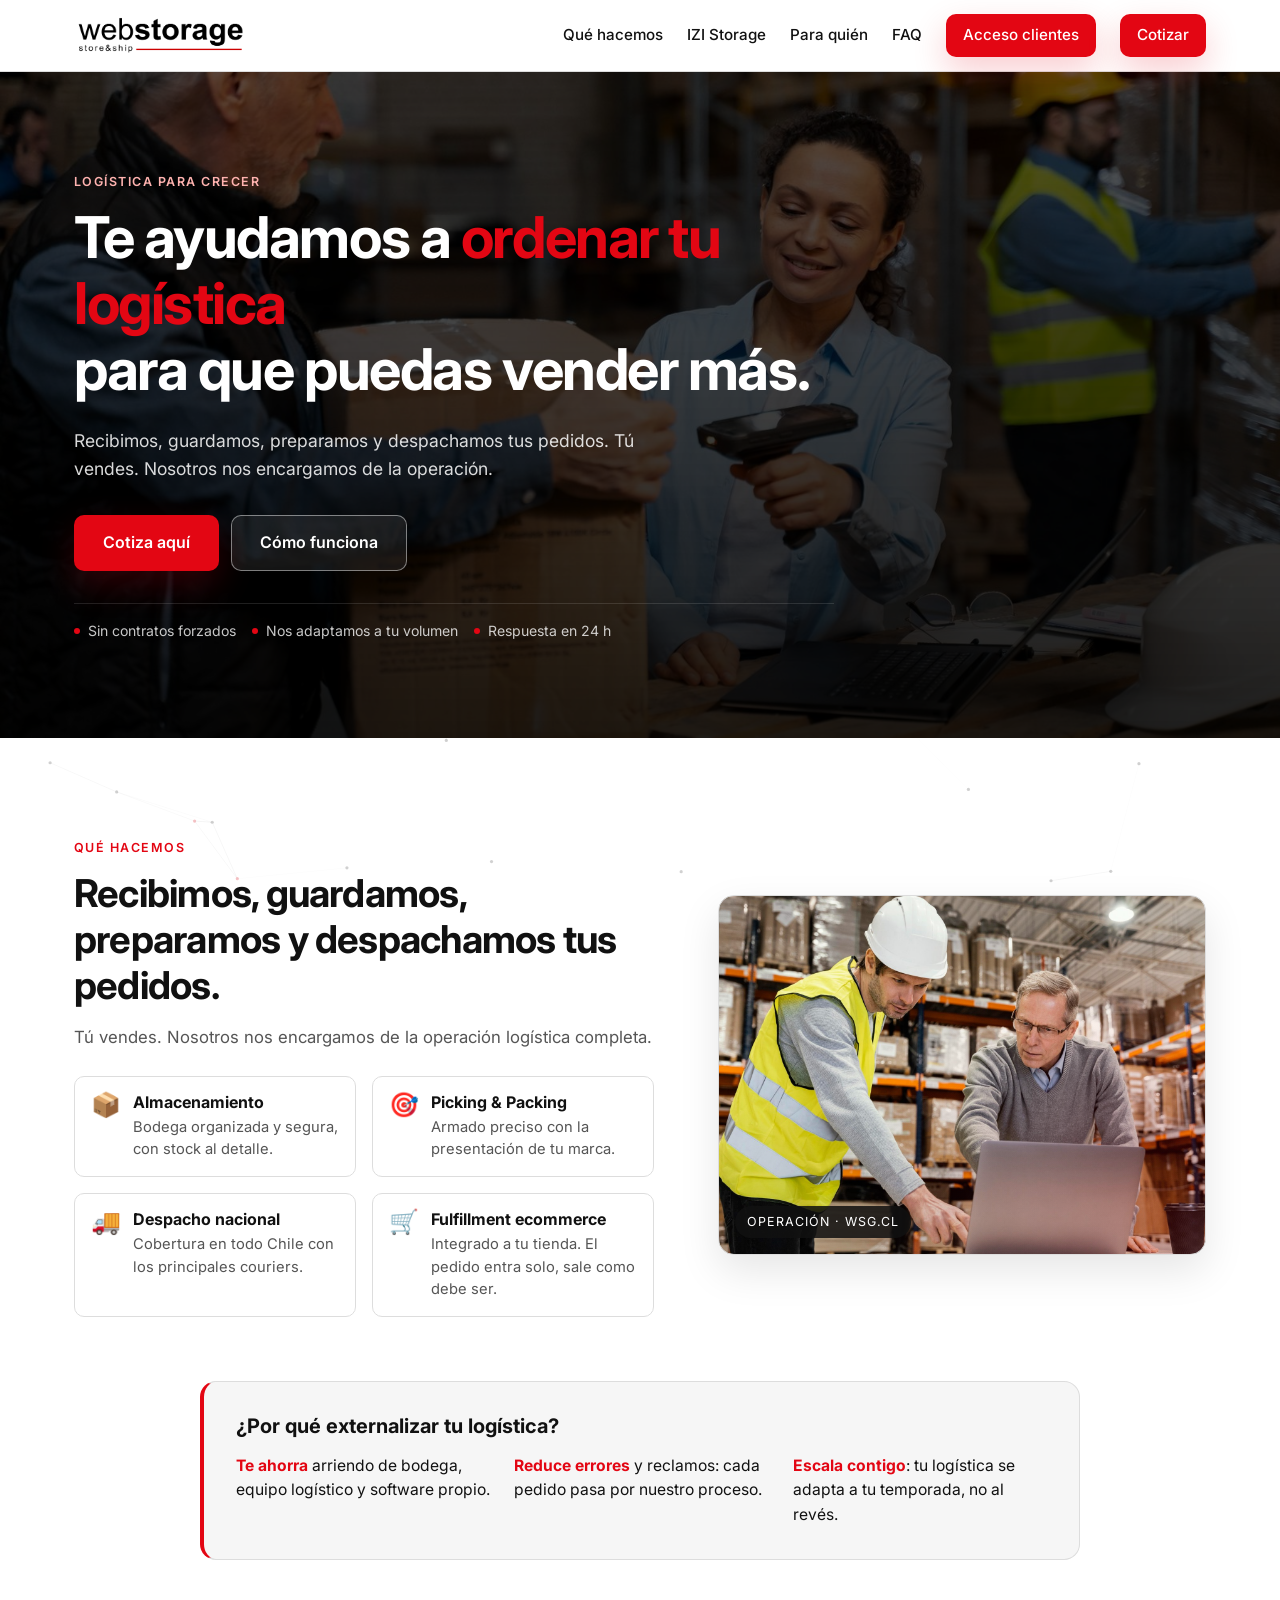
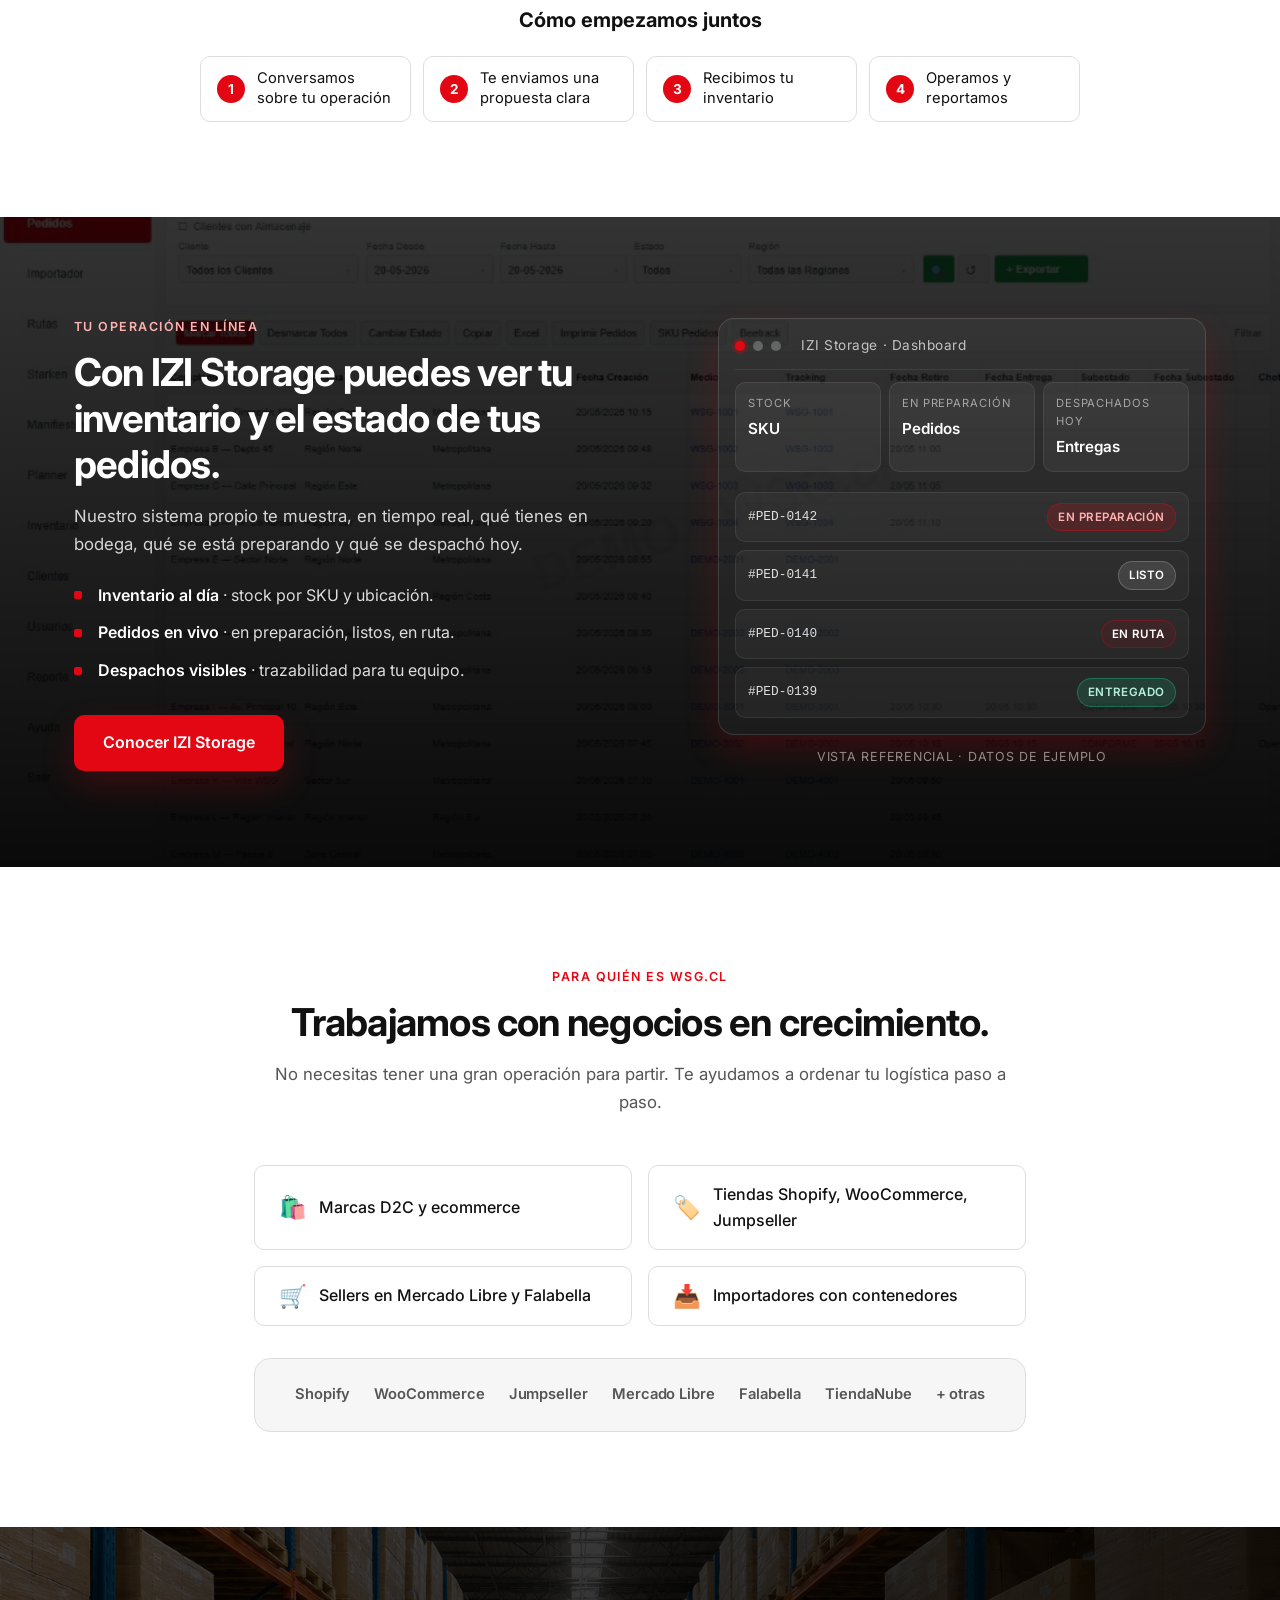
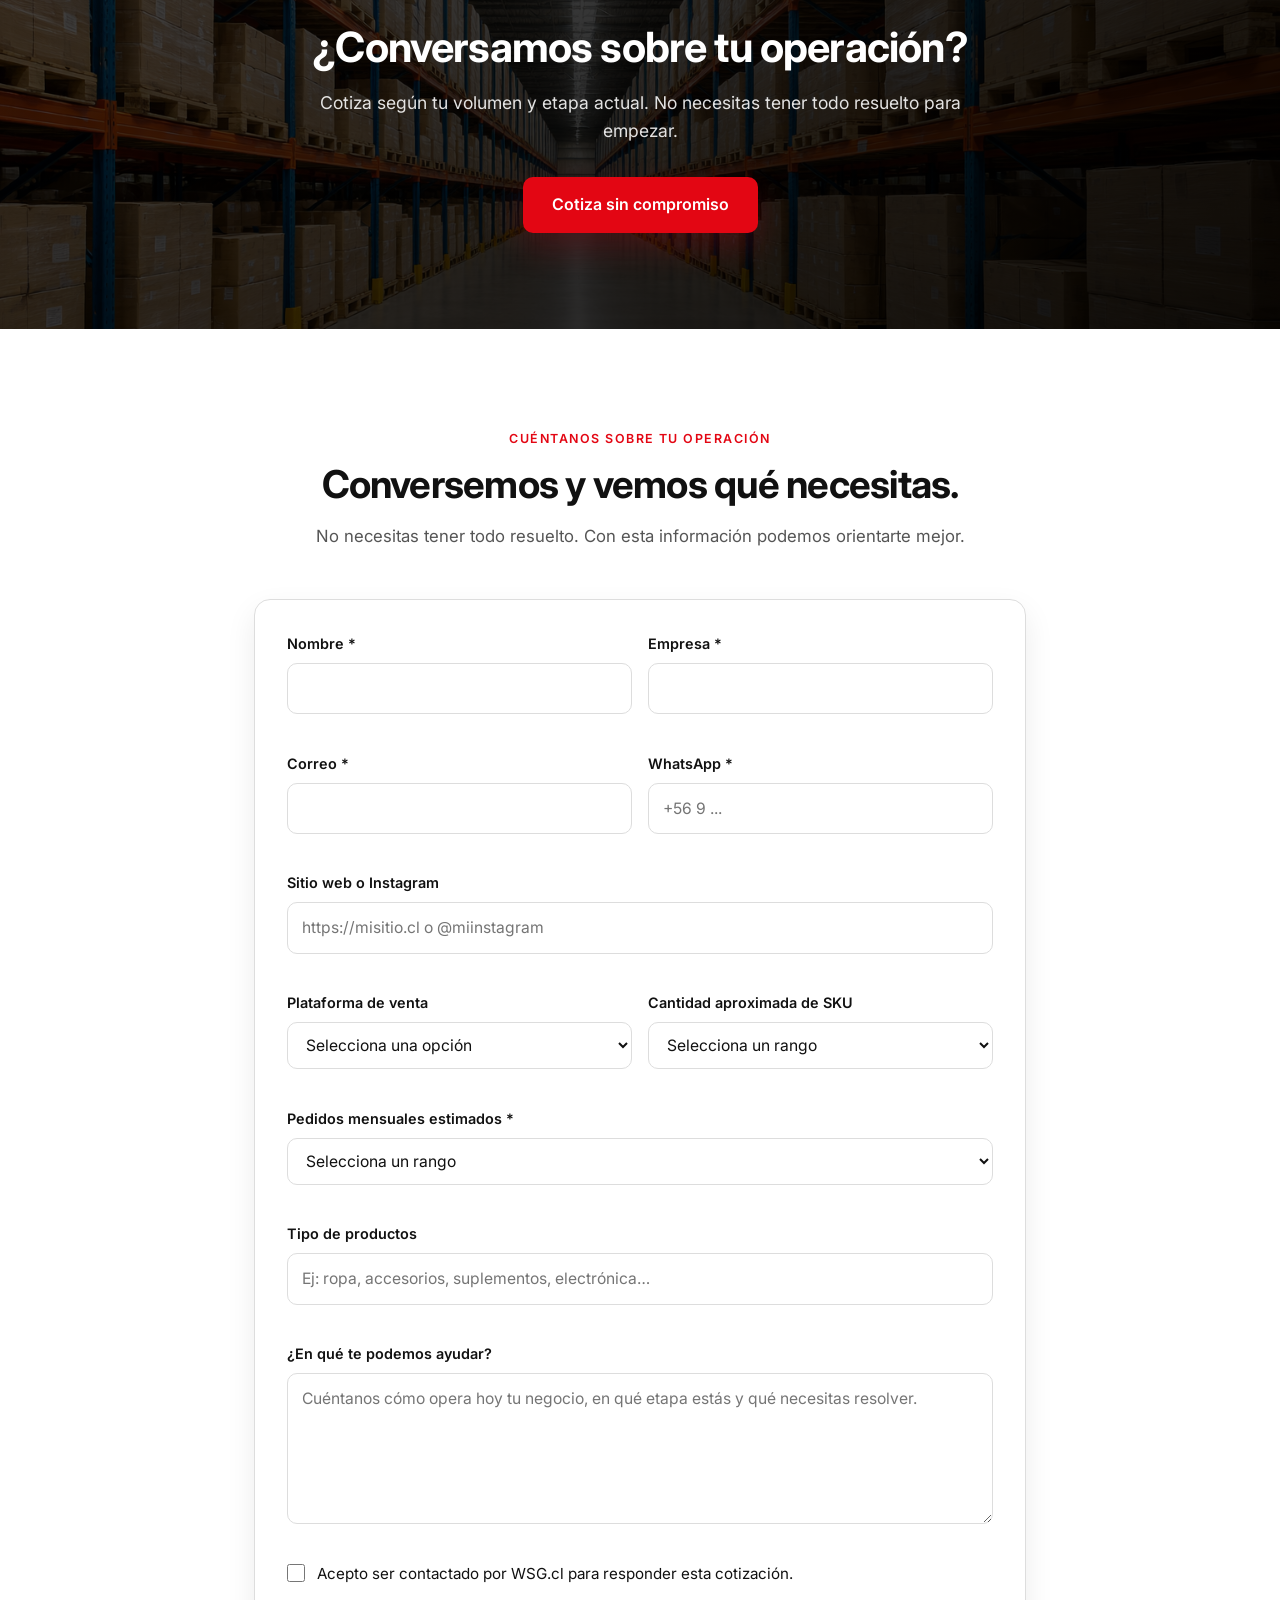
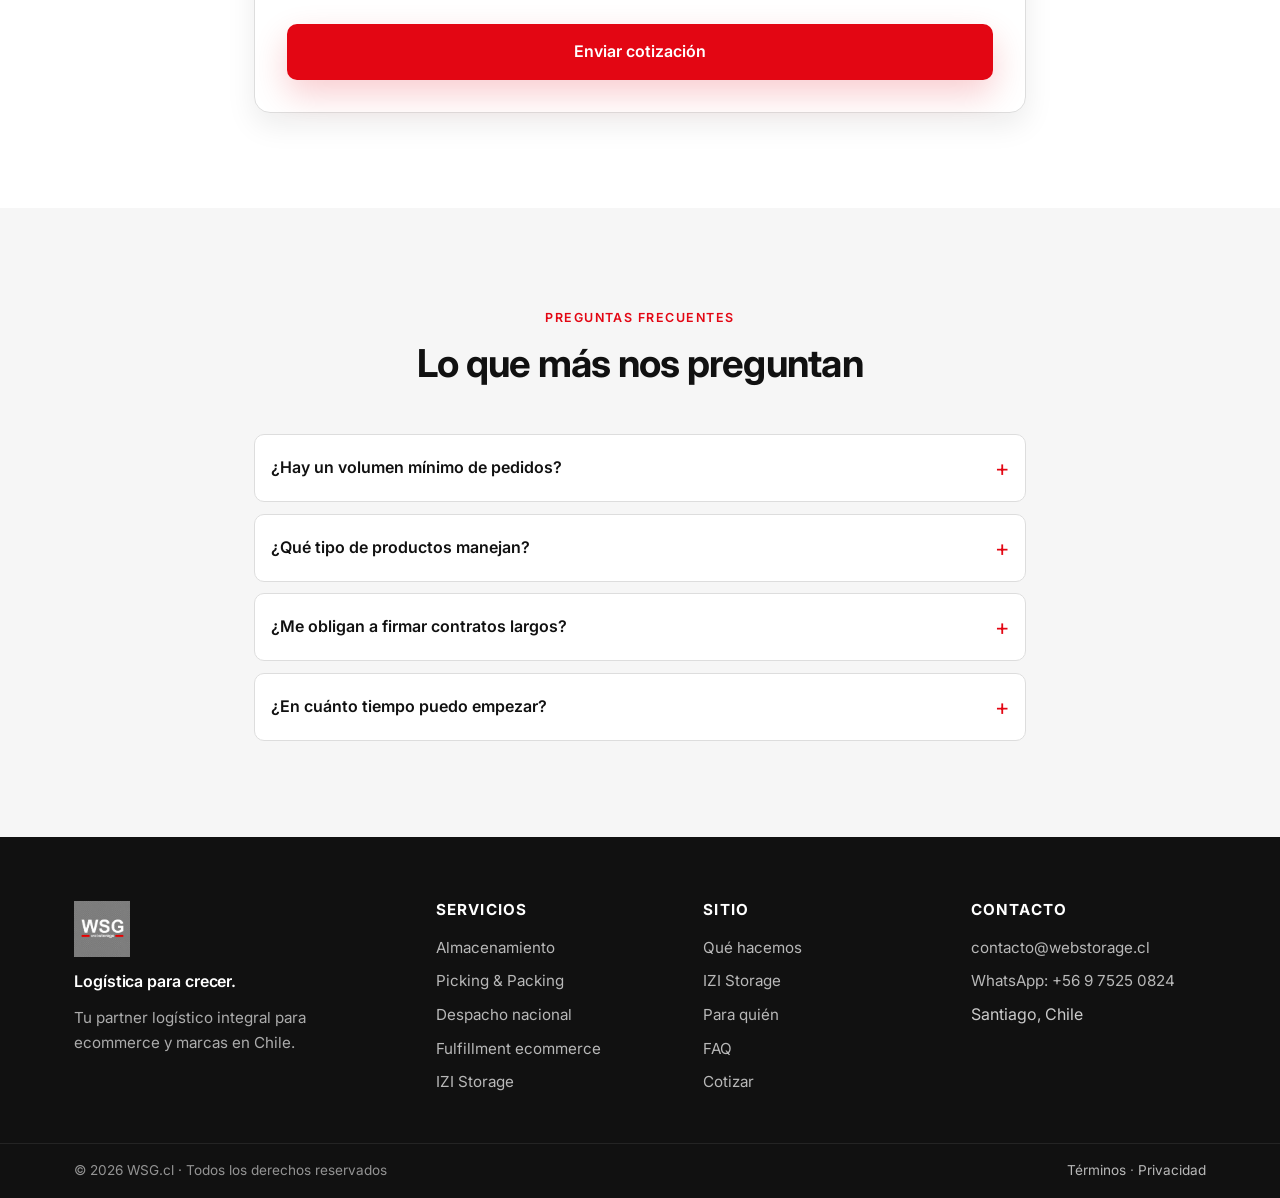
<file: wsg-landing/index.html>
<!DOCTYPE html>
<html lang="es">
<head>
  <!-- Google Tag Manager -->
  <script>(function(w,d,s,l,i){w[l]=w[l]||[];w[l].push({'gtm.start':
  new Date().getTime(),event:'gtm.js'});var f=d.getElementsByTagName(s)[0],
  j=d.createElement(s),dl=l!='dataLayer'?'&l='+l:'';j.async=true;j.src=
  'https://www.googletagmanager.com/gtm.js?id='+i+dl;f.parentNode.insertBefore(j,f);
  })(window,document,'script','dataLayer','GTM-T9X9MB');</script>
  <!-- End Google Tag Manager -->

  <meta charset="UTF-8" />
  <meta name="viewport" content="width=device-width, initial-scale=1.0" />
  <meta name="theme-color" content="#E30613" />
  <meta name="description" content="WSG.cl: te ayudamos a ordenar tu logística para que puedas vender más. Almacenamiento, picking, packing y despacho. Sistema IZI Storage para ver tu operación en línea." />
  <meta name="keywords" content="logística, fulfillment, almacenamiento, picking, packing, despacho, ecommerce, Chile, IZI Storage, WSG" />

  <title>WSG.cl · Logística para crecer</title>

  <!-- Favicon + Apple touch icon (PNG oficial) -->
  <link rel="icon" type="image/png" href="assets/images/logo-icon.png" />
  <link rel="apple-touch-icon" href="assets/images/logo-icon.png" />

  <!-- Open Graph -->
  <meta property="og:type" content="website" />
  <meta property="og:site_name" content="WSG.cl" />
  <meta property="og:title" content="WSG.cl · Logística para crecer" />
  <meta property="og:description" content="Te ayudamos a ordenar tu logística para que puedas vender más. Almacenamiento, picking, packing y despacho con visibilidad en tiempo real." />
  <meta property="og:image" content="assets/og-wsg.png" />
  <meta property="og:image:width" content="1200" />
  <meta property="og:image:height" content="630" />
  <meta property="og:locale" content="es_CL" />

  <!-- Twitter Card -->
  <meta name="twitter:card" content="summary_large_image" />
  <meta name="twitter:title" content="WSG.cl · Logística para crecer" />
  <meta name="twitter:description" content="Te ayudamos a ordenar tu logística para que puedas vender más." />
  <meta name="twitter:image" content="assets/og-wsg.png" />

  <link rel="preconnect" href="https://fonts.googleapis.com" />
  <link rel="preconnect" href="https://fonts.gstatic.com" crossorigin />
  <link href="https://fonts.googleapis.com/css2?family=Inter:wght@400;500;600;700;800&display=swap" rel="stylesheet" />

  <link rel="stylesheet" href="css/reset.css" />
  <link rel="stylesheet" href="css/layout.css" />
  <link rel="stylesheet" href="css/components.css" />
  <link rel="stylesheet" href="css/animations.css" />
</head>
<body>
  <!-- Google Tag Manager (noscript) -->
  <noscript><iframe src="https://www.googletagmanager.com/ns.html?id=GTM-T9X9MB"
  height="0" width="0" style="display:none;visibility:hidden"></iframe></noscript>
  <!-- End Google Tag Manager (noscript) -->

  <!-- Barra de progreso de scroll -->
  <div id="scroll-progress" class="scroll-progress" aria-hidden="true"></div>

  <!-- Toast de confirmación (form) -->
  <div id="toast" class="toast" role="status" aria-live="polite"></div>

  <!-- Fondo visual animado -->
  <canvas id="bg-canvas" class="bg-canvas" aria-hidden="true"></canvas>

  <!-- Navegación -->
  <header class="nav" id="nav">
    <div class="container nav__inner">
      <a href="#top" class="nav__logo" aria-label="WSG.cl inicio">
        <img src="assets/images/logo.png" alt="WSG.cl — Webstorage" class="nav__logo-img nav__logo-img--desktop" width="320" height="96" /><img src="assets/images/logo-wsg-movil.png" alt="WSG.cl — Webstorage" class="nav__logo-img nav__logo-img--mobile" width="320" height="96" />
      </a>

      <nav class="nav__links" aria-label="Navegación principal">
        <a href="#servicios">Qué hacemos</a>
        <a href="#izi-storage">IZI Storage</a>
        <a href="#para-quien">Para quién</a>
        <a href="#faq">FAQ</a>
        <a href="https://panel.webstorage.cl/login/index" class="btn btn--primary btn--sm" style="color: #FFFFFF;" target="_blank" rel="noopener noreferrer">Acceso clientes</a>
        <a href="#cotizar" class="btn btn--primary btn--sm" style="color: #FFFFFF;">Cotizar</a>
      </nav>

      <button class="nav__toggle" id="nav-toggle" aria-label="Abrir menú" aria-expanded="false">
        <span></span><span></span><span></span>
      </button>
    </div>
  </header>

  <main id="top">

    <!-- ════════════════════ 1. HERO ════════════════════ -->
    <section class="hero hero--image" id="hero">
      <div class="hero__bg" aria-hidden="true"></div>
      <div class="container hero__inner">
        <div class="hero__content reveal">
          <span class="eyebrow eyebrow--light">Logística para crecer</span>
          <h1 class="hero__title">
            Te ayudamos a <span class="text-accent">ordenar tu logística</span><br/>
            para que puedas vender más.
          </h1>
          <p class="hero__subtitle">
            Recibimos, guardamos, preparamos y despachamos tus pedidos.
            Tú vendes. Nosotros nos encargamos de la operación.
          </p>
          <div class="hero__cta">
            <a href="#cotizar" class="btn btn--accent btn--lg">Cotiza aquí</a>
            <a href="#servicios" class="btn btn--ghost-light btn--lg">Cómo funciona</a>
          </div>
          <ul class="hero__chips" aria-label="Garantías">
            <li>Sin contratos forzados</li>
            <li>Nos adaptamos a tu volumen</li>
            <li>Respuesta en 24 h</li>
          </ul>
        </div>
      </div>
    </section>

    <!-- ════════════════════ 2. QUÉ HACEMOS ════════════════════ -->
    <section class="section services" id="servicios">
      <div class="container services__inner">

        <div class="services__content reveal">
          <span class="eyebrow">Qué hacemos</span>
          <h2 class="section__title">Recibimos, guardamos, preparamos y despachamos tus pedidos.</h2>
          <p class="section__lead">
            Tú vendes. Nosotros nos encargamos de la operación logística completa.
          </p>

          <ul class="services__list">
            <li class="services__item">
              <span class="services__icon" aria-hidden="true">📦</span>
              <div>
                <h3>Almacenamiento</h3>
                <p>Bodega organizada y segura, con stock al detalle.</p>
              </div>
            </li>
            <li class="services__item">
              <span class="services__icon" aria-hidden="true">🎯</span>
              <div>
                <h3>Picking &amp; Packing</h3>
                <p>Armado preciso con la presentación de tu marca.</p>
              </div>
            </li>
            <li class="services__item">
              <span class="services__icon" aria-hidden="true">🚚</span>
              <div>
                <h3>Despacho nacional</h3>
                <p>Cobertura en todo Chile con los principales couriers.</p>
              </div>
            </li>
            <li class="services__item">
              <span class="services__icon" aria-hidden="true">🛒</span>
              <div>
                <h3>Fulfillment ecommerce</h3>
                <p>Integrado a tu tienda. El pedido entra solo, sale como debe ser.</p>
              </div>
            </li>
          </ul>
        </div>

        <div class="services__image reveal" aria-hidden="true">
          <div class="services__image-tag">Operación · WSG.cl</div>
        </div>
      </div>

      <!-- Por qué externalizar (fusiona dolores + comparación + costos ocultos) -->
      <div class="container">
        <div class="why-out reveal">
          <h3 class="why-out__title">¿Por qué externalizar tu logística?</h3>
          <ul class="why-out__list">
            <li>
              <strong>Te ahorra</strong> arriendo de bodega, equipo logístico y software propio.
            </li>
            <li>
              <strong>Reduce errores</strong> y reclamos: cada pedido pasa por nuestro proceso.
            </li>
            <li>
              <strong>Escala contigo</strong>: tu logística se adapta a tu temporada, no al revés.
            </li>
          </ul>
        </div>
      </div>

      <!-- Proceso compacto -->
      <div class="container">
        <div class="process reveal">
          <h3 class="process__title">Cómo empezamos juntos</h3>
          <ol class="process__steps">
            <li><span class="process__num">1</span> Conversamos sobre tu operación</li>
            <li><span class="process__num">2</span> Te enviamos una propuesta clara</li>
            <li><span class="process__num">3</span> Recibimos tu inventario</li>
            <li><span class="process__num">4</span> Operamos y reportamos</li>
          </ol>
        </div>
      </div>
    </section>

    <!-- ════════════════════ 3. IZI STORAGE ════════════════════ -->
    <section class="section izi" id="izi-storage">
      <div class="izi__bg" aria-hidden="true"></div>
      <div class="container izi__inner">

        <div class="izi__content reveal">
          <span class="eyebrow eyebrow--light">Tu operación en línea</span>
          <h2 class="section__title section__title--light">
            Con IZI Storage puedes ver tu inventario y el estado de tus pedidos.
          </h2>
          <p class="section__lead section__lead--light">
            Nuestro sistema propio te muestra, en tiempo real, qué tienes en bodega,
            qué se está preparando y qué se despachó hoy.
          </p>
          <ul class="izi__list">
            <li><strong>Inventario al día</strong> · stock por SKU y ubicación.</li>
            <li><strong>Pedidos en vivo</strong> · en preparación, listos, en ruta.</li>
            <li><strong>Despachos visibles</strong> · trazabilidad para tu equipo.</li>
          </ul>
          <a href="#cotizar" class="btn btn--accent btn--lg">Conocer IZI Storage</a>
        </div>

        <div class="izi__visual reveal" aria-hidden="true">
          <div class="izi__dashboard">
            <div class="izi__dashboard-head">
              <span class="izi__dot izi__dot--red"></span>
              <span class="izi__dot"></span>
              <span class="izi__dot"></span>
              <span class="izi__dashboard-title">IZI Storage · Dashboard</span>
            </div>
            <div class="izi__stats">
              <div class="izi__stat">
                <span class="izi__stat-label">Stock</span>
                <span class="izi__stat-value">SKU</span>
              </div>
              <div class="izi__stat">
                <span class="izi__stat-label">En preparación</span>
                <span class="izi__stat-value">Pedidos</span>
              </div>
              <div class="izi__stat">
                <span class="izi__stat-label">Despachados hoy</span>
                <span class="izi__stat-value">Entregas</span>
              </div>
            </div>
            <div class="izi__rows">
              <div class="izi__row">
                <span class="izi__row-id">#PED-0142</span>
                <span class="izi__row-state izi__row-state--prep">En preparación</span>
              </div>
              <div class="izi__row">
                <span class="izi__row-id">#PED-0141</span>
                <span class="izi__row-state izi__row-state--ready">Listo</span>
              </div>
              <div class="izi__row">
                <span class="izi__row-id">#PED-0140</span>
                <span class="izi__row-state izi__row-state--out">En ruta</span>
              </div>
              <div class="izi__row">
                <span class="izi__row-id">#PED-0139</span>
                <span class="izi__row-state izi__row-state--done">Entregado</span>
              </div>
            </div>
          </div>
          <div class="izi__visual-label">Vista referencial · datos de ejemplo</div>
        </div>
      </div>
    </section>

    <!-- ════════════════════ 4. PARA QUIÉN ════════════════════ -->
    <section class="section audience" id="para-quien">
      <div class="container container--narrow">
        <header class="section__header reveal">
          <span class="eyebrow">Para quién es WSG.cl</span>
          <h2 class="section__title">Trabajamos con negocios en crecimiento.</h2>
          <p class="section__lead">
            No necesitas tener una gran operación para partir. Te ayudamos a ordenar
            tu logística paso a paso.
          </p>
        </header>

        <ul class="audience__grid">
          <li class="audience__item reveal">
            <span class="audience__emoji" aria-hidden="true">🛍️</span>
            <span>Marcas D2C y ecommerce</span>
          </li>
          <li class="audience__item reveal">
            <span class="audience__emoji" aria-hidden="true">🏷️</span>
            <span>Tiendas Shopify, WooCommerce, Jumpseller</span>
          </li>
          <li class="audience__item reveal">
            <span class="audience__emoji" aria-hidden="true">🛒</span>
            <span>Sellers en Mercado Libre y Falabella</span>
          </li>
          <li class="audience__item reveal">
            <span class="audience__emoji" aria-hidden="true">📥</span>
            <span>Importadores con contenedores</span>
          </li>
        </ul>

        <div class="platforms-strip reveal" aria-label="Plataformas con las que trabajamos">
          <span>Shopify</span>
          <span>WooCommerce</span>
          <span>Jumpseller</span>
          <span>Mercado Libre</span>
          <span>Falabella</span>
          <span>TiendaNube</span>
          <span>+ otras</span>
        </div>
      </div>
    </section>

    <!-- ════════════════════ 5. CTA FINAL + FORM ════════════════════ -->
    <section class="cta-final cta-final--image">
      <div class="cta-final__bg" aria-hidden="true"></div>
      <div class="container cta-final__inner reveal">
        <h2 class="cta-final__title">¿Conversamos sobre tu operación?</h2>
        <p class="cta-final__text">
          Cotiza según tu volumen y etapa actual.
          No necesitas tener todo resuelto para empezar.
        </p>
        <a href="#cotizar" class="btn btn--accent btn--lg">Cotiza sin compromiso</a>
      </div>
    </section>

    <!-- FORMULARIO DE COTIZACIÓN (intacto funcionalmente; solo copy alrededor) -->
    <section class="section" id="cotizar">
      <div class="container container--narrow">
        <header class="section__header reveal">
          <span class="eyebrow">Cuéntanos sobre tu operación</span>
          <h2 class="section__title">Conversemos y vemos qué necesitas.</h2>
          <p class="section__lead">
            No necesitas tener todo resuelto. Con esta información podemos orientarte mejor.
          </p>
        </header>

        <form class="form reveal" id="quote-form" novalidate>
          <div class="form__row">
            <div class="form__field">
              <label for="f-nombre">Nombre *</label>
              <input id="f-nombre" name="nombre" type="text" required autocomplete="name" />
              <small class="form__error" data-error-for="nombre"></small>
            </div>
            <div class="form__field">
              <label for="f-empresa">Empresa *</label>
              <input id="f-empresa" name="empresa" type="text" required autocomplete="organization" />
              <small class="form__error" data-error-for="empresa"></small>
            </div>
          </div>

          <div class="form__row">
            <div class="form__field">
              <label for="f-correo">Correo *</label>
              <input id="f-correo" name="correo" type="email" required autocomplete="email" />
              <small class="form__error" data-error-for="correo"></small>
            </div>
            <div class="form__field">
              <label for="f-whatsapp">WhatsApp *</label>
              <input id="f-whatsapp" name="whatsapp" type="tel" required autocomplete="tel" placeholder="+56 9 ..." />
              <small class="form__error" data-error-for="whatsapp"></small>
            </div>
          </div>

          <div class="form__field">
            <label for="f-sitio">Sitio web o Instagram</label>
            <input id="f-sitio" name="sitio_web_instagram" type="text" autocomplete="url" placeholder="https://misitio.cl o @miinstagram" />
            <small class="form__error" data-error-for="sitio_web_instagram"></small>
          </div>

          <div class="form__row">
            <div class="form__field">
              <label for="f-plataforma">Plataforma de venta</label>
              <select id="f-plataforma" name="plataforma_venta">
                <option value="">Selecciona una opción</option>
                <option value="shopify">Shopify</option>
                <option value="woocommerce">WooCommerce</option>
                <option value="jumpseller">Jumpseller</option>
                <option value="falabella">Falabella</option>
                <option value="magento">Magento</option>
                <option value="prestashop">PrestaShop</option>
                <option value="multiple">Más de una plataforma</option>
                <option value="ninguna">Aún no vendo online</option>
                <option value="otra">Otra</option>
              </select>
              <small class="form__error" data-error-for="plataforma_venta"></small>
            </div>
            <div class="form__field">
              <label for="f-sku">Cantidad aproximada de SKU</label>
              <select id="f-sku" name="cantidad_sku">
                <option value="">Selecciona un rango</option>
                <option value="1-10">1 a 10 SKU</option>
                <option value="10-50">10 a 50 SKU</option>
                <option value="50-200">50 a 200 SKU</option>
                <option value="200-500">200 a 500 SKU</option>
                <option value="500+">Más de 500 SKU</option>
              </select>
              <small class="form__error" data-error-for="cantidad_sku"></small>
            </div>
          </div>

          <div class="form__field">
            <label for="f-pedidos">Pedidos mensuales estimados *</label>
            <select id="f-pedidos" name="pedidos_mensuales" required>
              <option value="">Selecciona un rango</option>
              <option value="0-100">Hasta 100 pedidos / mes</option>
              <option value="100-500">100 a 500 pedidos / mes</option>
              <option value="500-2000">500 a 2.000 pedidos / mes</option>
              <option value="2000-5000">2.000 a 5.000 pedidos / mes</option>
              <option value="5000+">Más de 5.000 pedidos / mes</option>
              <option value="solo-almacenamiento">Solo almacenamiento</option>
            </select>
            <small class="form__error" data-error-for="pedidos_mensuales"></small>
          </div>

          <div class="form__field">
            <label for="f-tipo">Tipo de productos</label>
            <input id="f-tipo" name="tipo_productos" type="text" placeholder="Ej: ropa, accesorios, suplementos, electrónica…" />
            <small class="form__error" data-error-for="tipo_productos"></small>
          </div>

          <div class="form__field">
            <label for="f-necesidad">¿En qué te podemos ayudar?</label>
            <textarea id="f-necesidad" name="necesidad_logistica" rows="5" placeholder="Cuéntanos cómo opera hoy tu negocio, en qué etapa estás y qué necesitas resolver."></textarea>
            <small class="form__error" data-error-for="necesidad_logistica"></small>
          </div>

          <div class="form__field form__field--check">
            <label>
              <input type="checkbox" id="f-privacidad" name="privacidad" required />
              <span>Acepto ser contactado por WSG.cl para responder esta cotización.</span>
            </label>
            <small class="form__error" data-error-for="privacidad"></small>
          </div>

          <button type="submit" class="btn btn--primary btn--lg btn--block">
            Enviar cotización
          </button>

          <div class="form__feedback" id="form-feedback" role="status" aria-live="polite"></div>
        </form>
      </div>
    </section>

    <!-- ════════════════════ FAQ corto (4 preguntas) ════════════════════ -->
    <section class="section section--alt" id="faq">
      <div class="container container--narrow">
        <header class="section__header reveal">
          <span class="eyebrow">Preguntas frecuentes</span>
          <h2 class="section__title">Lo que más nos preguntan</h2>
        </header>

        <div class="faq">
          <details class="faq__item reveal">
            <summary>¿Hay un volumen mínimo de pedidos?</summary>
            <p>No. Trabajamos con marcas pequeñas que están partiendo y con operaciones más grandes. Lo importante es que el modelo haga sentido para ambos.</p>
          </details>
          <details class="faq__item reveal">
            <summary>¿Qué tipo de productos manejan?</summary>
            <p>Productos no perecibles de retail, ecommerce e importación. Si tu producto tiene requisitos especiales, lo conversamos en la cotización.</p>
          </details>
          <details class="faq__item reveal">
            <summary>¿Me obligan a firmar contratos largos?</summary>
            <p>No trabajamos con contratos rígidos. Buscamos relaciones largas porque el servicio es bueno, no porque te tengamos amarrado.</p>
          </details>
          <details class="faq__item reveal">
            <summary>¿En cuánto tiempo puedo empezar?</summary>
            <p>Desde la firma de propuesta hasta procesar los primeros pedidos hablamos de semanas, no de meses. Depende del volumen y la integración.</p>
          </details>
        </div>
      </div>
    </section>

  </main>

  <!-- ════════════════════ FOOTER ════════════════════ -->
  <footer class="footer">
    <div class="container footer__inner">
      <div class="footer__brand">
        <a href="#top" class="footer__logo" aria-label="WSG.cl inicio">
          <img src="assets/images/logo-white.png" alt="WSG.cl — Webstorage" class="footer__logo-img" width="320" height="96" />
        </a>
        <p class="footer__slogan">Logística para crecer.</p>
        <p class="footer__tagline">
          Tu partner logístico integral para ecommerce y marcas en Chile.
        </p>
      </div>

      <div class="footer__col">
        <h4>Servicios</h4>
        <ul>
          <li><a href="#servicios">Almacenamiento</a></li>
          <li><a href="#servicios">Picking &amp; Packing</a></li>
          <li><a href="#servicios">Despacho nacional</a></li>
          <li><a href="#servicios">Fulfillment ecommerce</a></li>
          <li><a href="#izi-storage">IZI Storage</a></li>
        </ul>
      </div>

      <div class="footer__col">
        <h4>Sitio</h4>
        <ul>
          <li><a href="#servicios">Qué hacemos</a></li>
          <li><a href="#izi-storage">IZI Storage</a></li>
          <li><a href="#para-quien">Para quién</a></li>
          <li><a href="#faq">FAQ</a></li>
          <li><a href="#cotizar">Cotizar</a></li>
        </ul>
      </div>

      <div class="footer__col">
        <h4>Contacto</h4>
        <ul>
          <!-- Email oficial (placeholder hasta confirmar dirección final) -->
          <li><a href="mailto:contacto@webstorage.cl">contacto@webstorage.cl</a></li>
          <!-- WhatsApp PLACEHOLDER: reemplazar "56999999999" en el href y el texto visible
               por el número real cuando se confirme. Formato wa.me requiere prefijo país sin "+". -->
          <li>
            <a href="https://wa.me/56975250824" target="_blank" rel="noopener noreferrer" aria-label="WhatsApp WSG.cl (pendiente confirmación)">
              WhatsApp: +56 9 7525 0824
            </a>
          </li>
          <li>Santiago, Chile</li>
        </ul>
      </div>
    </div>

    <div class="footer__bottom">
      <div class="container footer__bottom-inner">
        <span>© <span id="year"></span> WSG.cl · Todos los derechos reservados</span>
        <span class="footer__legal">
          <a href="#">Términos</a> · <a href="#">Privacidad</a>
        </span>
      </div>
    </div>
  </footer>

  <!-- Scripts -->
  <script src="js/visual.js" defer></script>
  <script src="js/interactions.js" defer></script>
  <script src="js/forms.js" defer></script>
  <script src="js/tracking.js" defer></script>
</body>
</html>
</file>
<file: wsg-landing/css/layout.css>
/* =========================================================
 * layout.css
 * Sistema de contenedores, secciones base y breakpoints
 * mobile-first del sitio WSG.cl.
 * ========================================================= */

/* ---------- Contenedores ---------- */
.container {
  width: 100%;
  max-width: var(--container-max);
  margin: 0 auto;
  padding: 0 var(--space-5);
}
.container--narrow {
  max-width: var(--container-narrow);
}

/* ---------- Hero layout (mobile-first) ---------- */
.hero__inner {
  display: flex;
  flex-direction: column;
  gap: var(--space-6);
}

/* ---------- Footer layout ---------- */
.footer__inner {
  display: grid;
  gap: var(--space-6);
  grid-template-columns: 1fr;
  padding-top: var(--space-8);
  padding-bottom: var(--space-7);
}
@media (min-width: 700px) {
  .footer__inner {
    grid-template-columns: 1.4fr repeat(3, 1fr);
  }
}

/* ---------- Ajuste fino en pantallas grandes (laptops) ---------- */
@media (max-width: 1100px) {
  .container {
    padding: 0 var(--space-5);
  }
}

/* ---------- Tablet / mobile mid ---------- */
@media (max-width: 900px) {
  /* placeholder para futuras reglas tablet */
}

/* ---------- Mobile estrecho ---------- */
@media (max-width: 600px) {
  .section {
    padding: var(--space-8) 0;
  }
  .section__header {
    margin-bottom: var(--space-6);
  }
}

/* ---------- Teléfonos pequeños (≤420px) ---------- */
@media (max-width: 420px) {
  .container {
    padding: 0 var(--space-4);
  }
  .section {
    padding: var(--space-7) 0;
  }
  .hero {
    padding-top: calc(var(--header-height) + var(--space-6));
    padding-bottom: var(--space-7);
  }
  .hero__cta .btn {
    flex: 1 1 100%;
  }
}
</file>
<file: wsg-landing/css/components.css>
/* =========================================================
 * components.css
 * Estilos de componentes del sitio WSG.cl: nav, hero, servicios,
 * IZI Storage, audience, CTA final, formulario, FAQ, footer y
 * placeholders de imágenes (multi-capa CSS con fallback elegante).
 *
 * Las secciones que necesitan imagen referencian archivos en
 * `assets/images/`. Si la imagen no existe todavía, el navegador
 * cae al gradiente decorativo de fallback y el sitio sigue
 * viéndose bien.
 * ========================================================= */

/* ---------- Barra de progreso de scroll ---------- */
.scroll-progress {
  position: fixed;
  top: 0;
  left: 0;
  height: 3px;
  width: 0%;
  background: linear-gradient(90deg, var(--color-accent), #FF4D47);
  z-index: 9999;
  transition: width 80ms linear;
  pointer-events: none;
}

/* ---------- Canvas de fondo animado ---------- */
.bg-canvas {
  position: fixed;
  inset: 0;
  width: 100%;
  height: 100%;
  z-index: -1;
  opacity: 0.35;
  pointer-events: none;
}

/* ---------- Toast de confirmación ---------- */
.toast {
  position: fixed;
  left: 50%;
  bottom: var(--space-6);
  transform: translateX(-50%) translateY(20px);
  background: var(--color-surface-strong);
  color: #fff;
  padding: 14px 22px;
  border-radius: var(--radius-md);
  font-size: 0.95rem;
  font-weight: 500;
  box-shadow: var(--shadow-card);
  opacity: 0;
  pointer-events: none;
  z-index: 200;
  max-width: calc(100vw - 32px);
  text-align: center;
  border-left: 4px solid var(--color-primary);
  transition: opacity 240ms var(--ease-out), transform 240ms var(--ease-out);
}
.toast.is-visible { opacity: 1; transform: translateX(-50%) translateY(0); }
.toast--success { border-left-color: var(--color-success); }
.toast--error { border-left-color: var(--color-error); }

/* =========================================================
 * NAV
 * ========================================================= */
.nav {
  position: fixed;
  top: 0;
  left: 0;
  right: 0;
  height: var(--header-height);
  z-index: 100;
    background: #fff;
  border-bottom: 1px solid var(--color-border);
  transition: background var(--transition), border-color var(--transition), box-shadow var(--transition);
}
.nav.is-scrolled {
    background: #fff;
  border-bottom-color: var(--color-border);
  box-shadow: var(--shadow-soft);
}

.nav__inner {
  height: 100%;
  display: flex;
  align-items: center;
  justify-content: space-between;
}

.nav__logo {
  display: inline-flex;
  align-items: center;
  flex-shrink: 0;
  min-width: 0;
}

.nav__logo-img {
  display: block;
  height: 48px;
  width: auto;
  max-width: 60vw;
  object-fit: contain;
}
@media (max-width: 640px) { .nav__logo-img { height: 38px; } }
@media (max-width: 420px) { .nav__logo-img { height: 34px; } }

/* Logo responsive: desktop usa logo.png, mobile usa logo-wsg-movil.png */
.nav__logo-img--desktop { display: block; }
.nav__logo-img--mobile  { display: none; }

@media (max-width: 879px) {
    .nav__logo-img--desktop { display: none; }
    .nav__logo-img--mobile  {
          display: block;
          height: 44px;
          max-width: 240px;
    }
}

.visually-hidden {
  position: absolute;
  width: 1px; height: 1px;
  padding: 0; margin: -1px;
  overflow: hidden;
  clip: rect(0, 0, 0, 0);
  white-space: nowrap;
  border: 0;
}

.nav__links {
  display: none;
  align-items: center;
  gap: var(--space-5);
}
.nav__links a {
  font-size: 0.95rem;
  font-weight: 500;
  color: var(--color-text);
  transition: color var(--transition);
}
.nav__links a:hover { color: var(--color-primary); }

.nav__toggle {
  display: inline-flex;
  flex-direction: column;
  gap: 5px;
  width: 40px; height: 40px;
  align-items: center;
  justify-content: center;
  border-radius: 8px;
  transition: background var(--transition);
}
.nav__toggle:hover { background: var(--color-bg-soft); }
.nav__toggle span {
  display: block;
  width: 22px; height: 2px;
  background: var(--color-text);
  border-radius: 2px;
  transition: transform var(--transition), opacity var(--transition);
}
.nav__toggle.is-open span:nth-child(1) { transform: translateY(7px) rotate(45deg); }
.nav__toggle.is-open span:nth-child(2) { opacity: 0; }
.nav__toggle.is-open span:nth-child(3) { transform: translateY(-7px) rotate(-45deg); }

@media (min-width: 880px) {
  .nav__links { display: flex; }
  .nav__toggle { display: none; }
}

.nav.is-mobile-open .nav__links {
  display: flex;
  position: absolute;
  top: var(--header-height);
  left: 0; right: 0;
  flex-direction: column;
  align-items: stretch;
  padding: var(--space-5);
  gap: var(--space-4);
  background: #fff;
  border-bottom: 1px solid var(--color-border);
  box-shadow: var(--shadow-card);
}
@media (min-width: 880px) {
  .nav.is-mobile-open .nav__links {
    position: static;
    flex-direction: row;
    padding: 0;
    border: none;
    box-shadow: none;
    background: transparent;
  }
}

/* =========================================================
 * BOTONES
 * ========================================================= */
.btn {
  display: inline-flex;
  align-items: center;
  justify-content: center;
  gap: var(--space-2);
  padding: 12px 22px;
  border-radius: var(--radius-md);
  font-weight: 600;
  font-size: 0.95rem;
  cursor: pointer;
  transition: transform var(--transition), background var(--transition),
              color var(--transition), box-shadow var(--transition),
              border-color var(--transition);
  border: 1.5px solid transparent;
  white-space: nowrap;
  text-align: center;
}
.btn:active { transform: translateY(1px); }

.btn--primary {
  background: var(--color-primary);
  color: #fff;
  box-shadow: var(--shadow-red);
}
.btn--primary:hover {
  background: var(--color-primary-dark);
  box-shadow: 0 18px 40px rgba(227, 6, 19, 0.30);
}

.btn--accent {
  background: var(--color-accent);
  color: #fff;
  box-shadow: var(--shadow-red);
}
.btn--accent:hover {
  background: var(--color-accent-dark);
  box-shadow: 0 18px 40px rgba(227, 6, 19, 0.30);
}

.btn--ghost {
  background: transparent;
  color: var(--color-text);
  border-color: var(--color-border-strong);
}
.btn--ghost:hover {
  background: var(--color-bg-soft);
  border-color: var(--color-text);
}

/* Ghost para fondos oscuros (hero, CTA final con bg image) */
.btn--ghost-light {
  background: rgba(255, 255, 255, 0.08);
  color: #fff;
  border-color: rgba(255, 255, 255, 0.45);
  backdrop-filter: blur(6px);
  -webkit-backdrop-filter: blur(6px);
}
.btn--ghost-light:hover {
  background: rgba(255, 255, 255, 0.16);
  border-color: #fff;
  color: #fff;
}

.btn--lg { padding: 14px 28px; font-size: 1rem; }
.btn--sm { padding: 8px 16px; font-size: 0.88rem; }
.btn--block { display: flex; width: 100%; }

/* =========================================================
 * UTILITIES
 * ========================================================= */
.text-accent { color: var(--color-accent); }

/* =========================================================
 * HERO  (1) — con imagen placeholder hero-logistica.jpg
 * ========================================================= */
.hero {
  position: relative;
  overflow: hidden;
  color: #fff;
  padding: calc(var(--header-height) + var(--space-9)) 0 var(--space-9);
  isolation: isolate;
}

/*
 * Placeholder multi-capa: cuando se suba assets/images/hero-logistica.jpg
 * el navegador la usará automáticamente. Mientras tanto se muestra el
 * gradiente decorativo (negro carbón + glow rojo en la esquina).
 */
.hero__bg {
  position: absolute;
  inset: 0;
  z-index: -1;
  background:
    linear-gradient(180deg, rgba(0, 0, 0, 0.62) 0%, rgba(0, 0, 0, 0.88) 100%),
    url('../assets/images/hero-logistica.jpg') center/cover no-repeat,
    radial-gradient(circle at 25% 15%, rgba(227, 6, 19, 0.30), transparent 55%),
    radial-gradient(circle at 80% 90%, rgba(227, 6, 19, 0.12), transparent 60%),
    linear-gradient(135deg, #1a1a1a 0%, #0a0a0a 70%, #000 100%);
  background-color: #0a0a0a;
}

.hero__inner { position: relative; }
.hero__content { max-width: 760px; }

.hero__title {
  font-size: clamp(2.1rem, 4.5vw + 0.8rem, 3.6rem);
  letter-spacing: -0.025em;
  line-height: 1.15;
  margin-bottom: var(--space-5);
  color: #fff;
}

.hero__subtitle {
  font-size: 1.1rem;
  color: rgba(255, 255, 255, 0.85);
  margin-bottom: var(--space-6);
  max-width: 600px;
  line-height: 1.6;
}

.hero__cta {
  display: flex;
  flex-wrap: wrap;
  gap: var(--space-3);
  margin-bottom: var(--space-6);
}

.hero__chips {
  display: flex;
  flex-wrap: wrap;
  gap: var(--space-2) var(--space-4);
  padding-top: var(--space-4);
  border-top: 1px solid rgba(255, 255, 255, 0.12);
}
.hero__chips li {
  font-size: 0.88rem;
  color: rgba(255, 255, 255, 0.78);
  display: inline-flex;
  align-items: center;
  gap: var(--space-2);
}
.hero__chips li::before {
  content: "";
  width: 6px; height: 6px;
  border-radius: 50%;
  background: var(--color-accent);
  flex-shrink: 0;
}

/* =========================================================
 * SECCIONES BASE (header/title/lead/eyebrow)
 * ========================================================= */
.section { position: relative; padding: var(--space-9) 0; }
.section--alt { background-color: var(--color-bg-soft); }

.section__header {
  max-width: 760px;
  margin: 0 auto var(--space-7);
  text-align: center;
}
.section__title {
  font-size: clamp(1.7rem, 2.4vw + 1rem, 2.4rem);
  letter-spacing: -0.02em;
  line-height: 1.2;
  margin-bottom: var(--space-4);
}
.section__title--light { color: #fff; }
.section__lead {
  font-size: 1.05rem;
  color: var(--color-text-muted);
  line-height: 1.65;
}
.section__lead--light { color: rgba(255, 255, 255, 0.82); }

.eyebrow {
  display: inline-block;
  font-size: 0.78rem;
  font-weight: 600;
  letter-spacing: 0.12em;
  text-transform: uppercase;
  color: var(--color-accent);
  margin-bottom: var(--space-3);
}
.eyebrow--light { color: #FFB3B0; }

/* =========================================================
 * SERVICIOS  (2) — Qué hacemos + imagen lateral
 * ========================================================= */
.services {
  background: var(--color-bg)
padding-top: var(--space-7);;
}

.services__inner {
  display: grid;
  gap: var(--space-7);
  grid-template-columns: 1fr;
  align-items: center;
  margin-bottom: var(--space-8);
}
@media (min-width: 900px) {
  .services__inner { grid-template-columns: 1.1fr 0.9fr; }
}
@media (max-width: 899px) {
  .services__image { min-height: 240px; }
}


.services__content { max-width: 580px; }

.services__list {
  list-style: none;
  margin-top: var(--space-5);
  display: grid;
  grid-template-columns: 1fr;
  gap: var(--space-4);
}
@media (min-width: 520px) {
  .services__list { grid-template-columns: 1fr 1fr; }
}

.services__item {
  display: flex;
  gap: var(--space-3);
  align-items: flex-start;
  padding: var(--space-4);
  background: var(--color-bg);
  border: 1px solid var(--color-border);
  border-radius: var(--radius-md);
  transition: border-color var(--transition), box-shadow var(--transition);
}
.services__item:hover {
  border-color: var(--color-border-strong);
  box-shadow: var(--shadow-soft);
}
.services__item h3 {
  font-size: 1rem;
  margin-bottom: 4px;
}
.services__item p {
  font-size: 0.92rem;
  color: var(--color-text-muted);
  line-height: 1.5;
}
.services__icon {
  font-size: 1.5rem;
  flex-shrink: 0;
  line-height: 1;
}

/*
 * Imagen lateral: placeholder con gradiente + patrón sutil.
 * Cuando se suba assets/images/operacion-pedidos.jpg, se usa.
 */
.services__image {
  position: relative;
  min-height: 360px;
  border-radius: var(--radius-lg);
  overflow: hidden;
  background:
    url('../assets/images/operacion-pedidos.jpg') center/cover no-repeat,
    /* fallback decorativo */
    repeating-linear-gradient(135deg, #f0f0f0 0 16px, #ececec 16px 32px),
    linear-gradient(135deg, #e8e8e8 0%, #f5f5f5 100%);
  background-color: var(--color-bg-soft);
  box-shadow: var(--shadow-card);
  border: 1px solid var(--color-border);
}
.services__image::after {
  /* Overlay sutil + acento rojo en esquina para que el placeholder no
     se sienta vacío */
  content: "";
  position: absolute;
  inset: 0;
  background:
    radial-gradient(circle at 90% 90%, rgba(227, 6, 19, 0.18), transparent 55%),
    linear-gradient(180deg, transparent 50%, rgba(0, 0, 0, 0.10));
  pointer-events: none;
}
.services__image-tag {
  position: absolute;
  bottom: var(--space-4);
  left: var(--space-4);
  background: rgba(17, 17, 17, 0.85);
  color: #fff;
  font-size: 0.78rem;
  letter-spacing: 0.08em;
  text-transform: uppercase;
  padding: 6px 12px;
  border-radius: 999px;
  z-index: 2;
}

/* Sub-bloque: por qué externalizar (fusiona dolores+comparación+costos) */
.why-out {
  max-width: 880px;
  margin: 0 auto var(--space-7);
  padding: var(--space-6);
  background: var(--color-bg-soft);
  border: 1px solid var(--color-border);
  border-radius: var(--radius-lg);
  border-left: 4px solid var(--color-accent);
}
.why-out__title {
  font-size: 1.25rem;
  margin-bottom: var(--space-4);
}
.why-out__list {
  display: grid;
  grid-template-columns: 1fr;
  gap: var(--space-3);
}
@media (min-width: 780px) {
  .why-out__list { grid-template-columns: repeat(3, 1fr); gap: var(--space-5); }
}
.why-out__list li {
  font-size: 0.98rem;
  color: var(--color-text);
  line-height: 1.55;
}
.why-out__list strong { color: var(--color-accent); }

/* Proceso compacto: 4 pasos en línea */
.process {
  max-width: 880px;
  margin: 0 auto;
  text-align: center;
}
.process__title {
  font-size: 1.25rem;
  margin-bottom: var(--space-5);
}
.process__steps {
  display: grid;
  grid-template-columns: 1fr 1fr;
  gap: var(--space-3);
  list-style: none;
}
@media (min-width: 720px) {
  .process__steps { grid-template-columns: repeat(4, 1fr); }
}
.process__steps li {
  display: flex;
  align-items: center;
  gap: var(--space-3);
  padding: var(--space-3) var(--space-4);
  background: var(--color-bg);
  border: 1px solid var(--color-border);
  border-radius: var(--radius-md);
  font-size: 0.92rem;
  color: var(--color-text);
  text-align: left;
  line-height: 1.35;
}
.process__num {
  display: inline-flex;
  align-items: center;
  justify-content: center;
  width: 28px; height: 28px;
  border-radius: 50%;
  background: var(--color-primary);
  color: #fff;
  font-weight: 700;
  font-size: 0.85rem;
  flex-shrink: 0;
}

/* =========================================================
 * IZI STORAGE  (3)
 * ========================================================= */
.izi {
  position: relative;
  overflow: hidden;
  color: #fff;
}
.izi__bg {
  position: absolute;
  inset: 0;
  z-index: 0;
  background:
    linear-gradient(180deg, rgba(0,0,0,0.80) 0%, rgba(0,0,0,0.96) 100%),
    url('../assets/images/izi-storage-dashboard.png') center/cover no-repeat,
    /* fallback con patrón de grilla muy sutil */
    radial-gradient(circle at 80% 30%, rgba(227, 6, 19, 0.22), transparent 55%),
    linear-gradient(135deg, #000 0%, #1a1a1a 60%, #111 100%);
  background-color: #0a0a0a;
}

.izi__inner {
  position: relative;
  z-index: 1;
  display: grid;
  gap: var(--space-7);
  grid-template-columns: 1fr;
  align-items: center;
}
@media (min-width: 900px) {
  .izi__inner { grid-template-columns: 1.1fr 0.9fr; }
}

.izi__content { max-width: 540px; }

.izi .section__header { text-align: left; margin: 0 0 var(--space-5); }

.izi__list {
  display: flex;
  flex-direction: column;
  gap: var(--space-3);
  margin: var(--space-5) 0 var(--space-6);
}
.izi__list li {
  position: relative;
  padding-left: var(--space-5);
  color: rgba(255, 255, 255, 0.85);
  font-size: 1rem;
}
.izi__list li::before {
  content: "";
  position: absolute;
  left: 0; top: 0.55em;
  width: 8px; height: 8px;
  background: var(--color-accent);
  border-radius: 2px;
}
.izi__list strong { color: #fff; font-weight: 600; }

.izi__visual { position: relative; }

.izi__dashboard {
  background: rgba(255, 255, 255, 0.04);
  border: 1px solid rgba(255, 255, 255, 0.12);
  border-radius: var(--radius-lg);
  padding: var(--space-4);
  backdrop-filter: blur(8px);
  -webkit-backdrop-filter: blur(8px);
  box-shadow: var(--shadow-red);
  display: flex;
  flex-direction: column;
  gap: var(--space-3);
}
.izi__dashboard-head {
  display: flex;
  align-items: center;
  gap: var(--space-2);
  padding-bottom: var(--space-3);
  border-bottom: 1px solid rgba(255, 255, 255, 0.08);
}
.izi__dot { width: 10px; height: 10px; border-radius: 50%; background: rgba(255,255,255,0.25); }
.izi__dot--red {
  background: var(--color-primary);
  box-shadow: 0 0 0 3px rgba(227, 6, 19, 0.25);
  animation: pulse-red 2s ease-in-out infinite;
}
.izi__dashboard-title {
  margin-left: var(--space-3);
  font-size: 0.85rem;
  color: rgba(255, 255, 255, 0.7);
  letter-spacing: 0.04em;
}
.izi__stats {
  display: grid;
  grid-template-columns: repeat(3, 1fr);
  gap: var(--space-2);
}
.izi__stat {
  background: rgba(255, 255, 255, 0.05);
  border: 1px solid rgba(255, 255, 255, 0.08);
  border-radius: var(--radius-md);
  padding: var(--space-3);
  display: flex;
  flex-direction: column;
  gap: 4px;
}
.izi__stat-label {
  font-size: 0.7rem;
  text-transform: uppercase;
  letter-spacing: 0.08em;
  color: rgba(255, 255, 255, 0.55);
}
.izi__stat-value { font-size: 0.95rem; font-weight: 600; color: #fff; }

.izi__rows {
  display: flex;
  flex-direction: column;
  gap: var(--space-2);
  margin-top: var(--space-2);
}
.izi__row {
  display: flex;
  align-items: center;
  justify-content: space-between;
  padding: 10px var(--space-3);
  background: rgba(255, 255, 255, 0.04);
  border: 1px solid rgba(255, 255, 255, 0.08);
  border-radius: var(--radius-md);
  font-size: 0.85rem;
}
.izi__row-id {
  color: rgba(255, 255, 255, 0.85);
  font-family: ui-monospace, "SF Mono", Menlo, Consolas, monospace;
  font-size: 0.8rem;
}
.izi__row-state {
  font-size: 0.72rem;
  font-weight: 600;
  padding: 4px 10px;
  border-radius: 999px;
  letter-spacing: 0.04em;
  text-transform: uppercase;
}
.izi__row-state--prep   { background: rgba(227, 6, 19, 0.18); color: #FFB3B0; border: 1px solid rgba(227, 6, 19, 0.4); }
.izi__row-state--ready  { background: rgba(255, 255, 255, 0.10); color: #fff; border: 1px solid rgba(255, 255, 255, 0.2); }
.izi__row-state--out    { background: rgba(227, 6, 19, 0.10); color: #fff; border: 1px solid rgba(227, 6, 19, 0.3); }
.izi__row-state--done   { background: rgba(32, 180, 134, 0.18); color: #B7F0DA; border: 1px solid rgba(32, 180, 134, 0.4); }

.izi__visual-label {
  margin-top: var(--space-3);
  text-align: center;
  font-size: 0.78rem;
  color: rgba(255, 255, 255, 0.55);
  letter-spacing: 0.06em;
  text-transform: uppercase;
}

/* =========================================================
 * AUDIENCE  (4) — Para quién es + tira plataformas
 * ========================================================= */
.audience__grid {
  display: grid;
  grid-template-columns: 1fr;
  gap: var(--space-3);
  list-style: none;
  margin-bottom: var(--space-6);
}
@media (min-width: 600px) {
  .audience__grid { grid-template-columns: 1fr 1fr; gap: var(--space-4); }
}

.audience__item {
  display: flex;
  align-items: center;
  gap: var(--space-3);
  padding: var(--space-4) var(--space-5);
  background: var(--color-bg);
  border: 1px solid var(--color-border);
  border-radius: var(--radius-md);
  font-size: 1rem;
  font-weight: 500;
  color: var(--color-text);
  transition: border-color var(--transition), transform var(--transition);
}
.audience__item:hover {
  border-color: var(--color-primary);
  transform: translateY(-2px);
}
.audience__emoji {
  font-size: 1.4rem;
  line-height: 1;
  flex-shrink: 0;
}

.platforms-strip {
  display: flex;
  flex-wrap: wrap;
  justify-content: center;
  align-items: center;
  gap: var(--space-3) var(--space-5);
  padding: var(--space-5) var(--space-4);
  background: var(--color-bg-soft);
  border: 1px solid var(--color-border);
  border-radius: var(--radius-lg);
}
.platforms-strip span {
  font-weight: 600;
  font-size: 0.92rem;
  color: var(--color-text-muted);
  letter-spacing: -0.005em;
  transition: color var(--transition);
}
.platforms-strip span:hover { color: var(--color-primary); }

/* =========================================================
 * CTA FINAL  (5) — con bg placeholder almacenamiento-wsg.jpg
 * ========================================================= */
.cta-final {
  position: relative;
  overflow: hidden;
  padding: var(--space-9) 0;
  color: #fff;
  text-align: center;
  isolation: isolate;
}
.cta-final--image .cta-final__bg {
  position: absolute;
  inset: 0;
  z-index: -1;
  background:
    linear-gradient(135deg, rgba(0, 0, 0, 0.70) 0%, rgba(0, 0, 0, 0.92) 100%),
    url('../assets/images/almacenamiento-wsg.jpg') center/cover no-repeat,
    radial-gradient(circle at 20% 40%, rgba(227, 6, 19, 0.32), transparent 55%),
    radial-gradient(circle at 80% 70%, rgba(227, 6, 19, 0.15), transparent 60%),
    linear-gradient(135deg, #111 0%, #000 100%);
  background-color: #050505;
}

.cta-final__inner { position: relative; max-width: 720px; }

.cta-final__title {
  color: #fff;
  font-size: clamp(1.8rem, 3vw + 1rem, 2.6rem);
  margin-bottom: var(--space-4);
  letter-spacing: -0.02em;
}
.cta-final__text {
  color: rgba(255, 255, 255, 0.88);
  font-size: 1.1rem;
  margin-bottom: var(--space-6);
}

/* =========================================================
 * FORMULARIO
 * ========================================================= */
.form {
  background: var(--color-bg);
  border: 1px solid var(--color-border);
  border-radius: var(--radius-lg);
  padding: var(--space-6);
  box-shadow: var(--shadow-soft);
  display: flex;
  flex-direction: column;
  gap: var(--space-4);
}
.form__row {
  display: grid;
  grid-template-columns: 1fr;
  gap: var(--space-4);
}
@media (min-width: 640px) { .form__row { grid-template-columns: 1fr 1fr; } }

.form__field { display: flex; flex-direction: column; gap: var(--space-2); }
.form__field label {
  font-weight: 600;
  font-size: 0.9rem;
  color: var(--color-text);
}
.form__field input,
.form__field select,
.form__field textarea {
  width: 100%;
  padding: 12px 14px;
  border-radius: var(--radius-md);
  border: 1.5px solid var(--color-border);
  background: #fff;
  font-size: 0.98rem;
  transition: border-color var(--transition), box-shadow var(--transition);
  font-family: inherit;
}
.form__field input:focus,
.form__field select:focus,
.form__field textarea:focus {
  outline: none;
  border-color: var(--color-accent);
  box-shadow: 0 0 0 4px rgba(227, 6, 19, 0.15);
}
.form__field textarea { resize: vertical; min-height: 120px; }

.form__field--check label {
  display: flex;
  align-items: flex-start;
  gap: var(--space-3);
  font-weight: 400;
  color: var(--color-text);
  font-size: 0.95rem;
  cursor: pointer;
}
.form__field--check input[type="checkbox"] {
  width: 18px; height: 18px;
  margin-top: 2px;
  accent-color: var(--color-accent);
  flex-shrink: 0;
}

.form__error {
  color: var(--color-error);
  font-size: 0.85rem;
  min-height: 1em;
}
.form__field.is-invalid input,
.form__field.is-invalid select,
.form__field.is-invalid textarea {
  border-color: var(--color-error);
}

.form__feedback {
  padding: var(--space-3) var(--space-4);
  border-radius: var(--radius-md);
  font-weight: 500;
  font-size: 0.95rem;
  display: none;
}
.form__feedback.is-success {
  display: block;
  background: rgba(32, 180, 134, 0.10);
  color: var(--color-success);
  border: 1px solid rgba(32, 180, 134, 0.20);
}
.form__feedback.is-error {
  display: block;
  background: rgba(184, 0, 0, 0.08);
  color: var(--color-error);
  border: 1px solid rgba(184, 0, 0, 0.20);
}

/* =========================================================
 * FAQ
 * ========================================================= */
.faq {
  display: flex;
  flex-direction: column;
  gap: var(--space-3);
}
.faq__item {
  background: #fff;
  border: 1px solid var(--color-border);
  border-radius: var(--radius-md);
  padding: var(--space-3) var(--space-4);
  transition: border-color var(--transition), box-shadow var(--transition);
}
.faq__item[open] {
  border-color: var(--color-accent);
  box-shadow: var(--shadow-soft);
}
.faq__item summary {
  list-style: none;
  cursor: pointer;
  font-weight: 600;
  color: var(--color-text);
  padding: var(--space-2) 0;
  display: flex;
  justify-content: space-between;
  align-items: center;
  gap: var(--space-3);
  font-size: 1rem;
}
.faq__item summary::-webkit-details-marker { display: none; }
.faq__item summary::after {
  content: "+";
  font-weight: 400;
  font-size: 1.4rem;
  line-height: 1;
  color: var(--color-accent);
  transition: transform var(--transition);
}
.faq__item[open] summary::after { content: "−"; }
.faq__item p {
  padding: var(--space-2) 0 var(--space-3);
  color: var(--color-text-muted);
  line-height: 1.65;
}

/* =========================================================
 * FOOTER
 * ========================================================= */
.footer {
  background: var(--color-surface-strong);
  color: rgba(255, 255, 255, 0.78);
}

.footer__brand { display: flex; flex-direction: column; gap: var(--space-3); }

.footer__logo {
  display: inline-flex;
  align-items: center;
  text-decoration: none;
}
.footer__logo-img {
  display: block;
  height: 56px;
  width: auto;
  max-width: 100%;
  object-fit: contain;
}
@media (max-width: 640px) { .footer__logo-img { height: 48px; } }

.footer__slogan {
  color: #fff;
  font-size: 1rem;
  font-weight: 600;
  letter-spacing: -0.005em;
}
.footer__tagline {
  color: rgba(255, 255, 255, 0.65);
  font-size: 0.95rem;
  max-width: 280px;
}

.footer__col h4 {
  color: #fff;
  font-size: 0.95rem;
  text-transform: uppercase;
  letter-spacing: 0.08em;
  margin-bottom: var(--space-4);
}
.footer__col ul { display: flex; flex-direction: column; gap: var(--space-2); }
.footer__col a {
  color: rgba(255, 255, 255, 0.7);
  font-size: 0.95rem;
  transition: color var(--transition);
}
.footer__col a:hover { color: var(--color-accent); }

.footer__bottom {
  border-top: 1px solid rgba(255, 255, 255, 0.08);
  padding: var(--space-4) 0;
  font-size: 0.85rem;
  color: rgba(255, 255, 255, 0.55);
}
.footer__bottom-inner {
  display: flex;
  flex-direction: column;
  gap: var(--space-2);
  text-align: center;
}
@media (min-width: 640px) {
  .footer__bottom-inner {
    flex-direction: row;
    justify-content: space-between;
    text-align: left;
  }
}
.footer__legal a { color: rgba(255, 255, 255, 0.7); transition: color var(--transition); }
.footer__legal a:hover { color: var(--color-accent); }
</file>
<file: wsg-landing/css/animations.css>
/* =========================================================
 * animations.css
 * Keyframes y clases utilitarias para animaciones del sitio
 * WSG.cl (reveal en scroll, pulso del dashboard IZI, fade-in
 * al cargar).
 * ========================================================= */

/* ---------- Reveal en scroll ---------- */
.reveal {
  opacity: 0;
  transform: translateY(24px);
  transition:
    opacity 600ms var(--ease-out),
    transform 600ms var(--ease-out);
  will-change: opacity, transform;
}
.reveal.is-visible {
  opacity: 1;
  transform: translateY(0);
}

/* Stagger sutil cuando hay varios .reveal hermanos en el mismo bloque */
.services__list .services__item:nth-child(2).is-visible { transition-delay: 60ms; }
.services__list .services__item:nth-child(3).is-visible { transition-delay: 120ms; }
.services__list .services__item:nth-child(4).is-visible { transition-delay: 180ms; }

.audience__grid .reveal.is-visible:nth-child(2) { transition-delay: 60ms; }
.audience__grid .reveal.is-visible:nth-child(3) { transition-delay: 120ms; }
.audience__grid .reveal.is-visible:nth-child(4) { transition-delay: 180ms; }

/* ---------- Pulso rojo del dashboard IZI ---------- */
@keyframes pulse-red {
  0%, 100% { box-shadow: 0 0 0 3px rgba(227, 6, 19, 0.25); }
  50%      { box-shadow: 0 0 0 6px rgba(227, 6, 19, 0.0); }
}

/* ---------- Fade-in al cargar (nav + hero) ---------- */
@keyframes fade-in {
  from { opacity: 0; transform: translateY(12px); }
  to   { opacity: 1; transform: translateY(0); }
}

.nav,
.hero {
  animation: fade-in 700ms var(--ease-out) both;
}
.hero { animation-delay: 100ms; }
</file>
